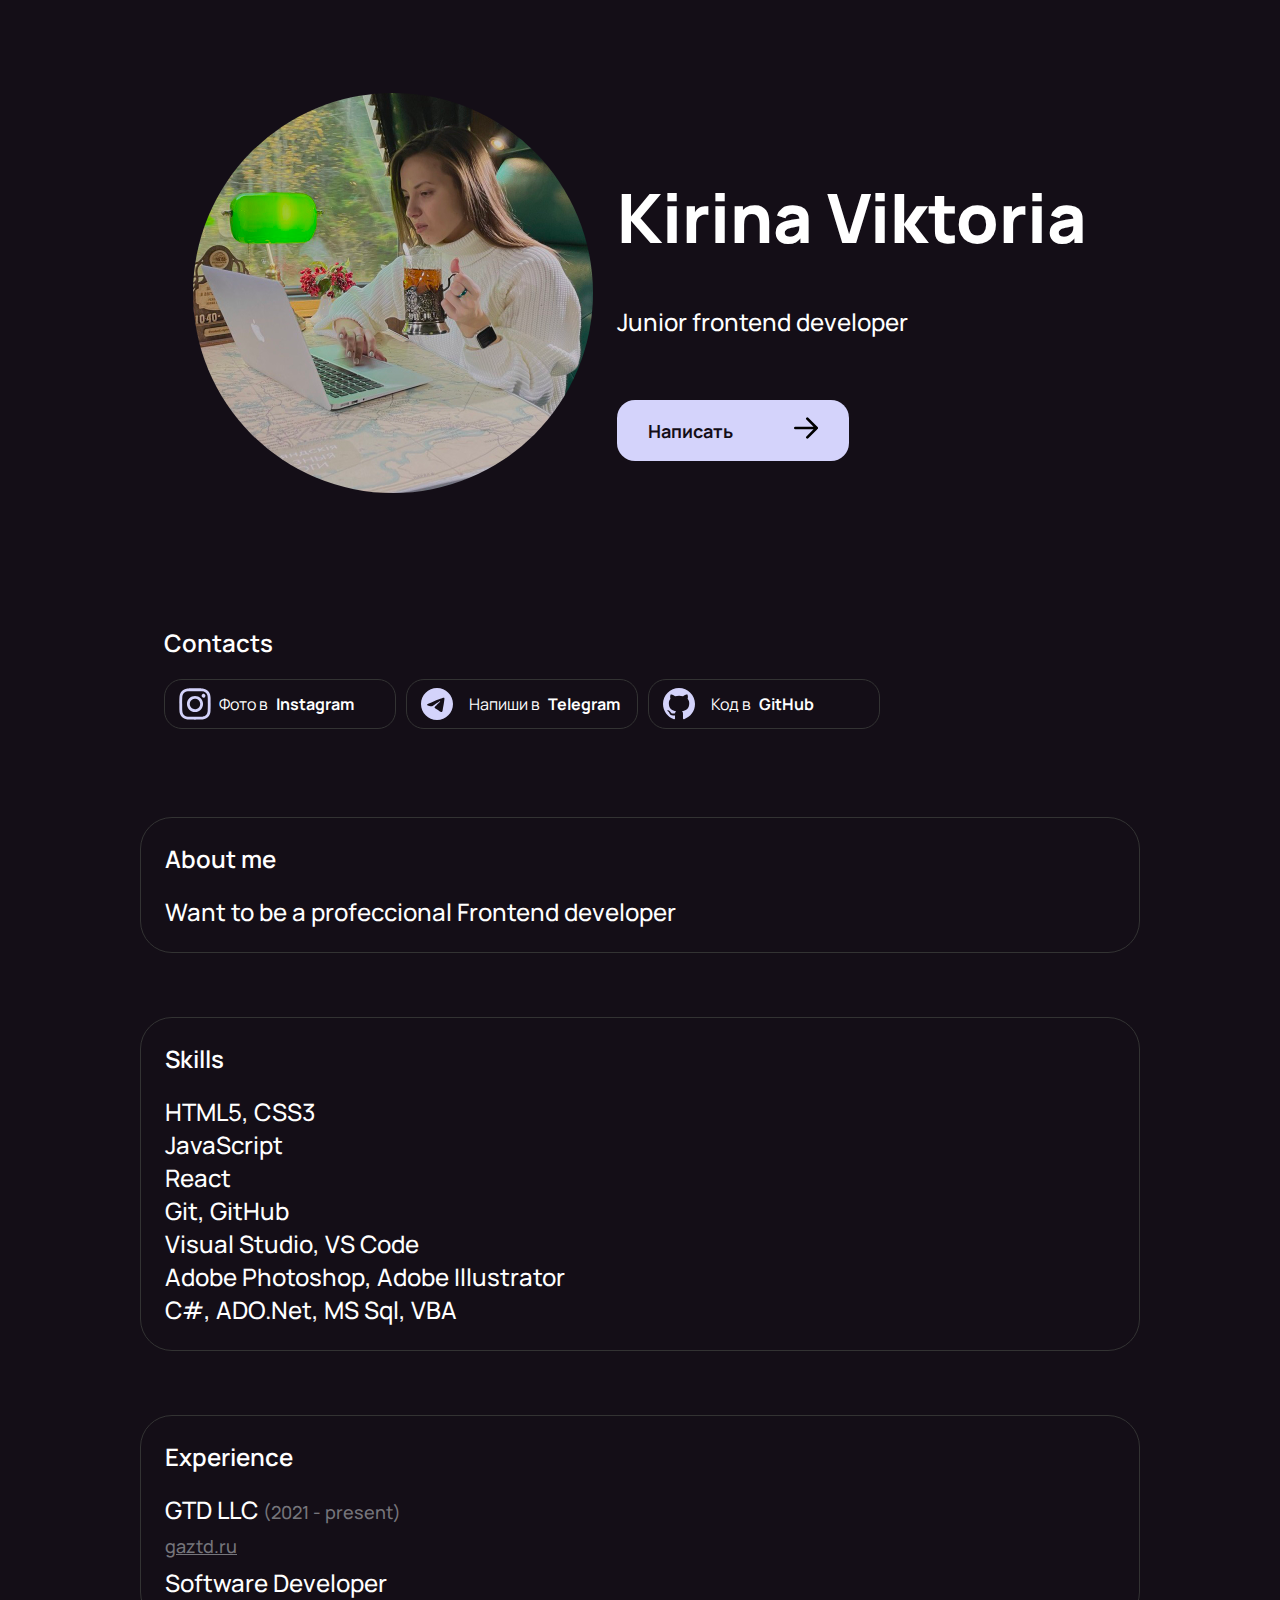
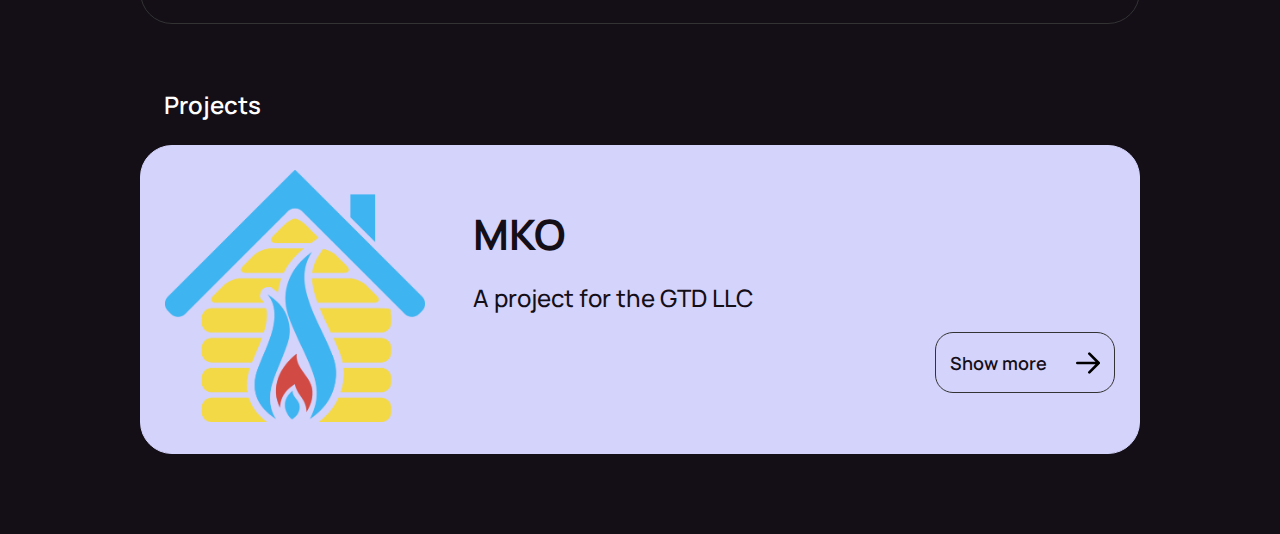
<file: index.html>
<!DOCTYPE html>
<html lang="en">
<head>
   <meta charset="UTF-8">
   <meta http-equiv="X-UA-Compatible" content="IE=edge">
   <meta name="viewport" content="width=device-width, initial-scale=1.0">
   <title>Kirina CV</title>
   <link href="style.css" rel="stylesheet" type="text/css"/>
   <link rel="preconnect" href="https://fonts.googleapis.com">
   <link rel="preconnect" href="https://fonts.gstatic.com" crossorigin>
   <link href="https://fonts.googleapis.com/css2?family=Manrope:wght@200;300;400;500;600;700;800&display=swap" rel="stylesheet">
</head>

<body>
   <main>
<!-- begin wrapper -->
      <div class="wrapper">

         <header class="header__wrapper">
            <div class="header__photo">
               <img class="photo" src="./img/photo1.jpg">
            </div>
   
            <div class="header__content">
               <h1 class="header__title">Kirina Viktoria</h1>
               <p class="header__subtitle">Junior frontend developer</p>

<!-- Переделать позиционирование кнопки -->
               <div class="link__btn" href="https://t.me/kirina404">
                  <h4>Написать</h4>
                  <section>
                     <img class="link_logo btn" src="./img/arrow.svg" alt="logo">
                  </section> 
               </div>

            </div>
         </header>

            <div class="content__wrapper">
               <div class="content__block borderless">
                     <h2>Contacts</h2>
                     <div class="contacts__links">

                        <div class="link__card">
                           <img class="link_logo" src="./img/ig.svg" alt="logo">
                           </a href="https://instagram.com">
                           Фото в <span class="link_name">Instagram</span>
                        </div>

                        <div class="link__card">
                           <img class="link_logo" src="./img/tg.svg" alt="logo">
                           <a href="https://t.me/kirina404"></a>
                           Напиши в <span class="link_name">Telegram</span>
                        </div>

                        <div class="link__card">
                           <img class="link_logo" src="./img/gh.svg" alt="logo">
                           <a href="https://github.com/Kir404"></a>
                           Код в <span class="link_name">GitHub</span>
                        </div>

                     </div>              
               </div>
      
               <div class="content__block">
                  <div class="block__inside">
                     <h2>About me</h2>
                     Want to be a profeccional Frontend developer
                  </div>                  
               </div>  
               
               <div class="content__block"> 
                  <h2>Skills</h2>
                  <div class="block__inside">
                     <li>HTML5, CSS3</li>
                     <li>JavaScript</li>
                     <li>React</li>
                     <li>Git, GitHub</li>
                     <li>Visual Studio, VS Code</li>
                     <li>Adobe Photoshop, Adobe Illustrator</li>
                     <li>C#, ADO.Net, MS Sql, VBA</li>
                  </div>
               </div>
                  
               <div class="content__block">
                  <h2>Experience</h2>
                     <div class="content__experience">
                        <span>GTD LLC <span class="exp_gray">(2021 - present)</span></span> 
                        <a class="exp_gray" href="https://gaztd.ru/" target="_blank">gaztd.ru</a>                    
                        <span>Software Developer</span>
                     </div>                        
               </div>
               
               <div>
                  <h3 class="title__projects">Projects</h3>
                     <div class="content__block projects">

                        <section class="projects__image">
                           <img src="img/logo.png" alt="" class="logo__project">
                        </section>

                        <div class="project__info">
                           <section class="projects__content">
                           <h3 class="title__inside">MKO</h3>
                           A project for the GTD LLC                           
                           </section>

                           <section class="project__about">
                              <div class="proj__btn" href="https://github.com/Kir404/GazTD">
                                 Show more
                                 <img class="link_logo btn" src="./img/arrow.svg" alt="logo">
                              </div>
                           </section>  
                        </div>
                        
                                                                    
                     </div>
            </div>    
      </div>
      <!-- end wrapper     -->
   </main>   
</body>
</html>
</file>
<file: style.css>
body {
   background-color: #140E17;
   color: #fff;
   font-family: 'Manrope', sans-serif;
}

h2, h3 {
   margin-top: 0;
   font-weight: 600;
   font-size: 24px;
}

.wrapper {
   /* padding: 64px 220px; */
   margin: 64px auto;
   width: 100%;
   /* margin-left: auto;
   margin-right: auto; */
}

.header__wrapper {
   max-width: 1000px;
   display: flex;
   justify-content: center;
   align-items: center;
   gap: 24px;
   margin: auto;
}

.header__photo { 
   display: flex;
   flex-direction: row;
   align-items: center;
   padding: 0px;
   gap: 10px;
}

.photo {
   max-width: 400px;
   max-height: 400px;
   border-radius: 50%;
   flex: none;
}

.header__content {
   box-sizing: content-box;
   display: flex;
   flex-direction: column;
   align-items: flex-start;
   margin: 61px 0;
   padding: 0px;
}

.header__title {
   font-weight: 800;
   font-size: 68px;
}
.header__subtitle {
   margin: 0;
   font-family: 'Manrope';
   font-style: normal;
   font-weight: 500;
   font-size: 24px;
   line-height: 28px;
}

.link__btn {
   cursor: pointer;
   box-sizing: border-box;
   display: flex;
   justify-content: space-around;
   align-items: center;
   margin-top: 64px;
   /* padding: 18px 46px 18px 14px;  */
   width: 232px;
   height: 61px;    
   background: #D4D3FB;
   border-radius: 18px;
   font-weight: 600;
   font-size: 18px;
   color: #140E17;
}

.link_logo.btn {
   width: 24px;
   height: 24px;
}

.content__wrapper { 
   max-width: 1000px;
   margin: 80px auto;
   width: 100%;

   display: flex;
   flex-direction: column;
   justify-content: space-evenly;
   padding: 0;
   gap: 64px;
}

.content__block { 
   max-width: 1000px;
   box-sizing: border-box;
   display: flex;
   flex-direction: column;
   align-items: flex-start;
   padding: 24px;
   border: 1px solid #333333;
   border-radius: 32px;  
}

.content__block.borderless {
   border: none;   
}

.content__experience {
   display: flex;
   flex-direction: column;
   font-weight: 500;
   font-size: 24px;
   gap: 8px;
}

.exp_gray {
   color: #76757B;
   font-weight: 500;
   font-size: 18px;
}

.contacts__links {
   display: flex;
   gap: 10px;
}

.link__card {
   cursor: pointer;
   color: #fff;
   width: 232px;
   height: 50px;

   padding: 8px 14px;
   gap: 8px;

   display: flex;
   box-sizing: border-box;
   justify-content: flex-start;
   border: 1px solid #333333;
   border-radius: 18px;
   align-items: center;
}

.link__card:hover {
   background: #333333;
   /* color: #140E17; */
}

.link_logo {
   width: 32px;
   height: 32px;
}

.link_name {
   font-weight: 700;
}

.block__inside {
   margin: 0;
   font-weight: 500;
   font-size: 24px;
   display: flex;
   flex-direction: column;
   gap: 0;
}

.block__inside > li {
   list-style-type: none;
}

.content__block.proj {
   border: none;
   display: flex;
   align-items: stretch;

   max-width: 1000px;
   box-sizing: border-box;
   display: flex;
   align-items: flex-start;
   padding: 24px;
}
.content__block.projects {
   border: 1px solid #D4D3FB;
   background: #D4D3FB;
   color: #140E17;

   max-width: 1000px;
   display: flex;
   flex-direction: row;
   align-items: center;
   gap: 48px;
   /* align-items: flex-start; */
   padding: 24px;
   border-radius: 32px;
   margin: 0;
   font-weight: 500;
   font-size: 24px;
}

.title__projects {
   padding-left: 24px;
   font-weight: 600;
   font-size: 24px;
}

.title__inside {
   font-weight: 700;
   font-size: 42px;
   margin-bottom: 18px;
}

.logo__project {
   max-width: 260px;
   max-height: 260px;
/*    border-radius: 50%; */
   flex: none;
}

.project__info {
   display: flex;
   flex-direction: column;
   /* justify-content: space-between; */
   width: 100%;
   gap: 18px;
}

.project__about {
   display: flex;
   justify-content: flex-end;
   font-weight: 600;
   font-size: 18px;
}

.proj__btn {
   border: 1px solid #333333;
   border-radius: 18px;
   cursor: pointer;
   box-sizing: border-box;
   display: flex;
   justify-content: space-around;
   align-items: center;
   /* margin-top: 64px; */
   /* padding: 18px 46px 18px 14px;  */
   width: 180px;
   height: 61px;    
}
</file>
